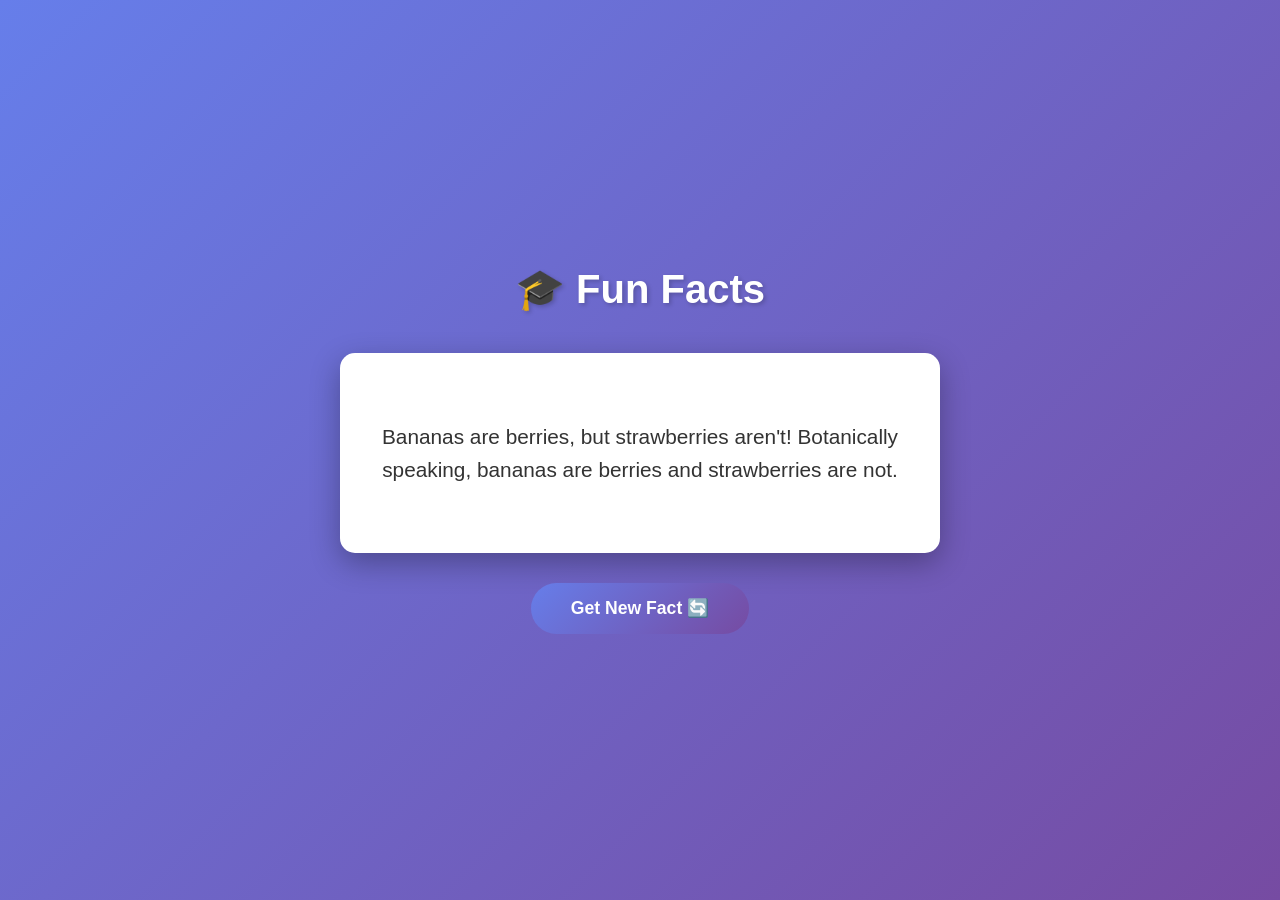
<file: index.html>
<!DOCTYPE html>
<html lang="en">
<head>
    <meta charset="utf-8">
    <meta name="viewport" content="width=device-width, initial-scale=1.0">
    <title>Fun Facts</title>
    <style>
        * {
            margin: 0;
            padding: 0;
            box-sizing: border-box;
        }

        body {
            font-family: 'Segoe UI', Tahoma, Geneva, Verdana, sans-serif;
            background: linear-gradient(135deg, #667eea 0%, #764ba2 100%);
            min-height: 100vh;
            display: flex;
            justify-content: center;
            align-items: center;
            padding: 20px;
        }

        .container {
            max-width: 600px;
            width: 100%;
        }

        h1 {
            text-align: center;
            color: white;
            margin-bottom: 40px;
            font-size: 2.5em;
            text-shadow: 2px 2px 4px rgba(0,0,0,0.2);
        }

        .card {
            background: white;
            border-radius: 15px;
            padding: 40px 30px;
            box-shadow: 0 10px 30px rgba(0,0,0,0.3);
            text-align: center;
            margin-bottom: 30px;
            min-height: 200px;
            display: flex;
            align-items: center;
            justify-content: center;
        }

        .fact {
            font-size: 1.3em;
            color: #333;
            line-height: 1.6;
            font-weight: 500;
        }

        button {
            background: linear-gradient(135deg, #667eea 0%, #764ba2 100%);
            color: white;
            border: none;
            padding: 15px 40px;
            font-size: 1.1em;
            border-radius: 50px;
            cursor: pointer;
            transition: transform 0.2s, box-shadow 0.2s;
            display: block;
            margin: 0 auto;
            font-weight: bold;
        }

        button:hover {
            transform: translateY(-2px);
            box-shadow: 0 5px 20px rgba(102, 126, 234, 0.4);
        }

        button:active {
            transform: translateY(0);
        }

        @media (max-width: 600px) {
            h1 {
                font-size: 2em;
            }

            .card {
                padding: 30px 20px;
                min-height: 180px;
            }

            .fact {
                font-size: 1.1em;
            }

            button {
                padding: 12px 30px;
                font-size: 1em;
            }
        }
    </style>
</head>
<body>
    <div class="container">
        <h1>🎓 Fun Facts</h1>
        <div class="card">
            <p class="fact" id="factText">Click the button to discover a fun fact!</p>
        </div>
        <button onclick="showRandomFact()">Get New Fact 🔄</button>
    </div>

    <script>
        const facts = [
            "A group of flamingos is called a 'flamboyance'!",
            "Honey never spoils. Archaeologists have found 3,000-year-old honey in Egyptian tombs that was still edible.",
            "Octopuses have three hearts — two pump blood to the gills, and one pumps it to the rest of the body.",
            "Bananas are berries, but strawberries aren't! Botanically speaking, bananas are berries and strawberries are not.",
            "A single bolt of lightning contains enough energy to toast 100,000 slices of bread.",
            "Butterflies taste with their feet to find out whether the leaf they sit on is good to lay eggs on."
        ];

        let currentFactIndex = -1;

        function showRandomFact() {
            const previousIndex = currentFactIndex;
            do {
                currentFactIndex = Math.floor(Math.random() * facts.length);
            } while (currentFactIndex === previousIndex && facts.length > 1);
            
            document.getElementById('factText').textContent = facts[currentFactIndex];
        }

        // Show first fact on page load
        window.addEventListener('load', showRandomFact);
    </script>
</body>
</html>
</file>
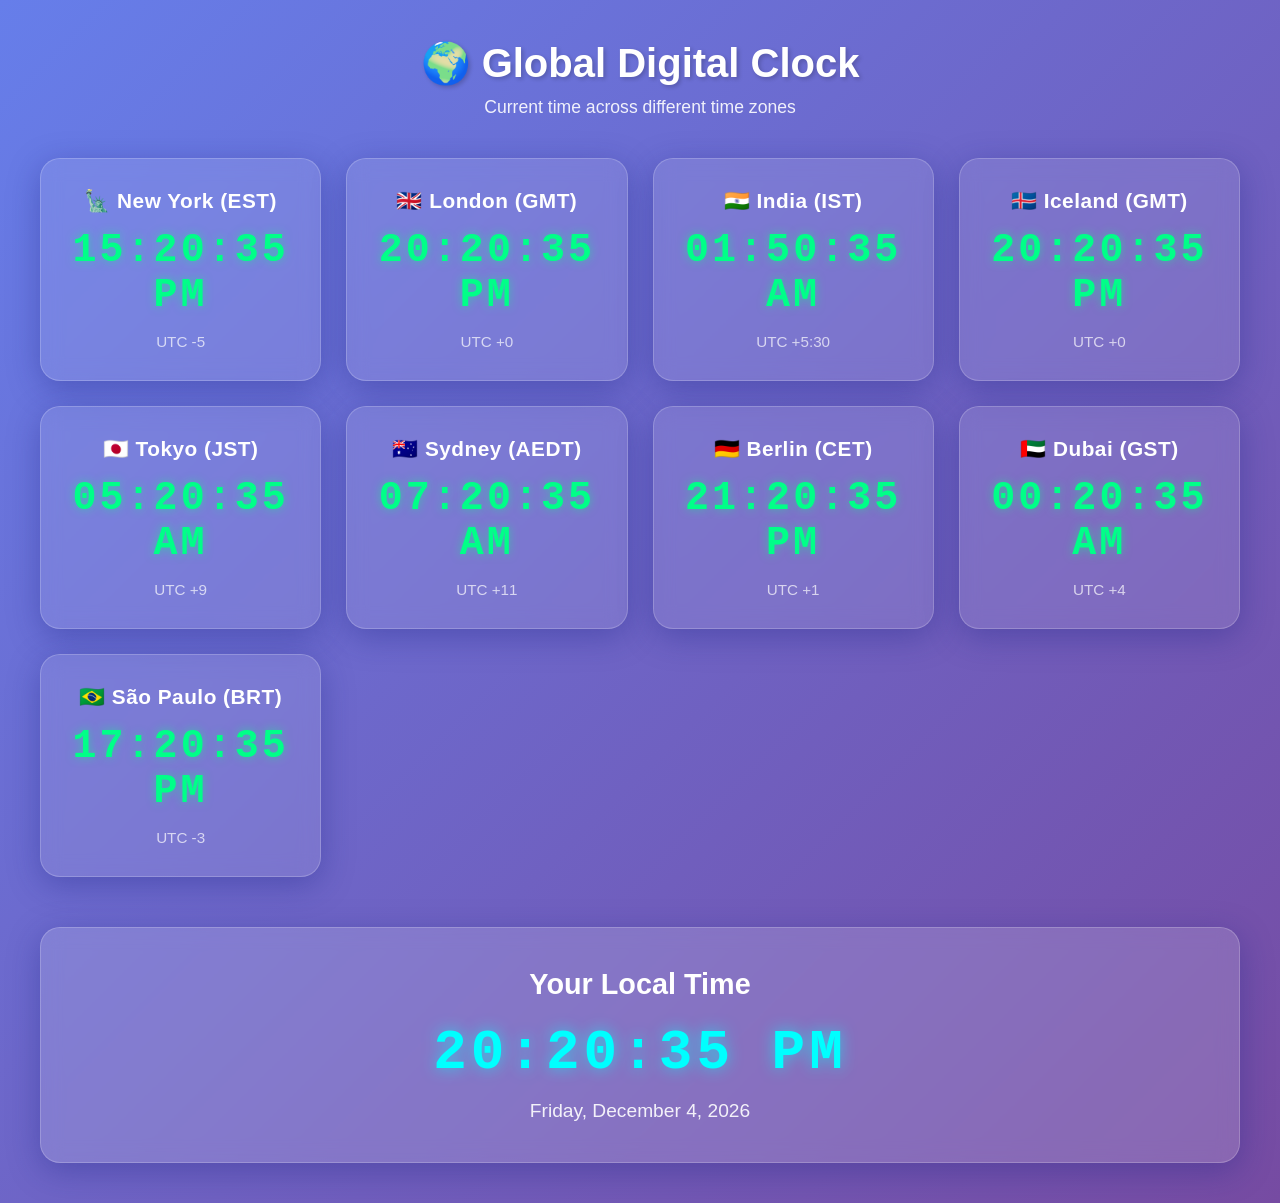
<file: digital-clock/index.html>
<!DOCTYPE html>
<html lang="en">
<head>
    <meta charset="UTF-8">
    <meta name="viewport" content="width=device-width, initial-scale=1.0">
    <title>Digital Clock - Multiple Time Zones</title>
    <link rel="stylesheet" href="styles.css">
</head>
<body>
    <div class="container">
        <h1>🌍 Global Digital Clock</h1>
        <p class="subtitle">Current time across different time zones</p>
        
        <div class="clocks-grid">
            <div class="clock-card">
                <div class="timezone-name">🗽 New York (EST)</div>
                <div class="clock-display" id="nyc-clock">--:--:-- --</div>
                <div class="timezone-info">UTC -5</div>
            </div>

            <div class="clock-card">
                <div class="timezone-name">🇬🇧 London (GMT)</div>
                <div class="clock-display" id="london-clock">--:--:-- --</div>
                <div class="timezone-info">UTC +0</div>
            </div>

            <div class="clock-card">
                <div class="timezone-name">🇮🇳 India (IST)</div>
                <div class="clock-display" id="india-clock">--:--:-- --</div>
                <div class="timezone-info">UTC +5:30</div>
            </div>

            <div class="clock-card">
                <div class="timezone-name">🇮🇸 Iceland (GMT)</div>
                <div class="clock-display" id="iceland-clock">--:--:-- --</div>
                <div class="timezone-info">UTC +0</div>
            </div>

            <div class="clock-card">
                <div class="timezone-name">🇯🇵 Tokyo (JST)</div>
                <div class="clock-display" id="tokyo-clock">--:--:-- --</div>
                <div class="timezone-info">UTC +9</div>
            </div>

            <div class="clock-card">
                <div class="timezone-name">🇦🇺 Sydney (AEDT)</div>
                <div class="clock-display" id="sydney-clock">--:--:-- --</div>
                <div class="timezone-info">UTC +11</div>
            </div>

            <div class="clock-card">
                <div class="timezone-name">🇩🇪 Berlin (CET)</div>
                <div class="clock-display" id="berlin-clock">--:--:-- --</div>
                <div class="timezone-info">UTC +1</div>
            </div>

            <div class="clock-card">
                <div class="timezone-name">🇦🇪 Dubai (GST)</div>
                <div class="clock-display" id="dubai-clock">--:--:-- --</div>
                <div class="timezone-info">UTC +4</div>
            </div>

            <div class="clock-card">
                <div class="timezone-name">🇧🇷 São Paulo (BRT)</div>
                <div class="clock-display" id="sao-paulo-clock">--:--:-- --</div>
                <div class="timezone-info">UTC -3</div>
            </div>
        </div>

        <div class="local-time">
            <h2>Your Local Time</h2>
            <div class="local-clock" id="local-clock">--:--:-- --</div>
            <div class="local-date" id="local-date">Loading...</div>
        </div>
    </div>

    <script src="app.js"></script>
</body>
</html>
</file>
<file: digital-clock/styles.css>
* {
    margin: 0;
    padding: 0;
    box-sizing: border-box;
}

body {
    font-family: 'Segoe UI', Tahoma, Geneva, Verdana, sans-serif;
    background: linear-gradient(135deg, #667eea 0%, #764ba2 100%);
    min-height: 100vh;
    padding: 40px 20px;
    display: flex;
    justify-content: center;
    align-items: center;
}

.container {
    max-width: 1200px;
    width: 100%;
}

h1 {
    text-align: center;
    color: white;
    font-size: 2.5rem;
    margin-bottom: 10px;
    text-shadow: 2px 2px 4px rgba(0, 0, 0, 0.2);
}

.subtitle {
    text-align: center;
    color: rgba(255, 255, 255, 0.9);
    font-size: 1.1rem;
    margin-bottom: 40px;
}

.clocks-grid {
    display: grid;
    grid-template-columns: repeat(auto-fit, minmax(280px, 1fr));
    gap: 25px;
    margin-bottom: 50px;
}

.clock-card {
    background: rgba(255, 255, 255, 0.1);
    backdrop-filter: blur(10px);
    border-radius: 20px;
    padding: 30px;
    text-align: center;
    border: 1px solid rgba(255, 255, 255, 0.2);
    box-shadow: 0 8px 32px 0 rgba(31, 38, 135, 0.37);
    transition: transform 0.3s ease, box-shadow 0.3s ease;
}

.clock-card:hover {
    transform: translateY(-5px);
    box-shadow: 0 12px 40px 0 rgba(31, 38, 135, 0.5);
}

.timezone-name {
    font-size: 1.3rem;
    font-weight: 600;
    color: white;
    margin-bottom: 15px;
    letter-spacing: 0.5px;
}

.clock-display {
    font-size: 2.5rem;
    font-weight: bold;
    color: #00ff88;
    font-family: 'Courier New', monospace;
    letter-spacing: 3px;
    margin-bottom: 15px;
    text-shadow: 0 0 10px rgba(0, 255, 136, 0.5);
}

.timezone-info {
    font-size: 0.95rem;
    color: rgba(255, 255, 255, 0.7);
    font-weight: 500;
}

.local-time {
    background: rgba(255, 255, 255, 0.15);
    backdrop-filter: blur(10px);
    border-radius: 20px;
    padding: 40px;
    text-align: center;
    border: 1px solid rgba(255, 255, 255, 0.2);
    box-shadow: 0 8px 32px 0 rgba(31, 38, 135, 0.37);
}

.local-time h2 {
    color: white;
    font-size: 1.8rem;
    margin-bottom: 20px;
}

.local-clock {
    font-size: 3.5rem;
    font-weight: bold;
    color: #00ffff;
    font-family: 'Courier New', monospace;
    letter-spacing: 4px;
    margin-bottom: 15px;
    text-shadow: 0 0 15px rgba(0, 255, 255, 0.6);
}

.local-date {
    font-size: 1.2rem;
    color: rgba(255, 255, 255, 0.9);
    font-weight: 500;
}

/* Responsive Design */
@media (max-width: 768px) {
    h1 {
        font-size: 2rem;
    }

    .subtitle {
        font-size: 0.95rem;
    }

    .clocks-grid {
        grid-template-columns: repeat(auto-fit, minmax(250px, 1fr));
        gap: 15px;
    }

    .clock-card {
        padding: 20px;
    }

    .timezone-name {
        font-size: 1.1rem;
    }

    .clock-display {
        font-size: 2rem;
        letter-spacing: 2px;
    }

    .local-clock {
        font-size: 2.5rem;
        letter-spacing: 3px;
    }

    .local-date {
        font-size: 1rem;
    }
}

@media (max-width: 480px) {
    body {
        padding: 20px 10px;
    }

    h1 {
        font-size: 1.5rem;
    }

    .clocks-grid {
        grid-template-columns: 1fr;
        gap: 12px;
    }

    .clock-card {
        padding: 15px;
    }

    .clock-display {
        font-size: 1.8rem;
    }

    .local-clock {
        font-size: 2rem;
    }
}
</file>
